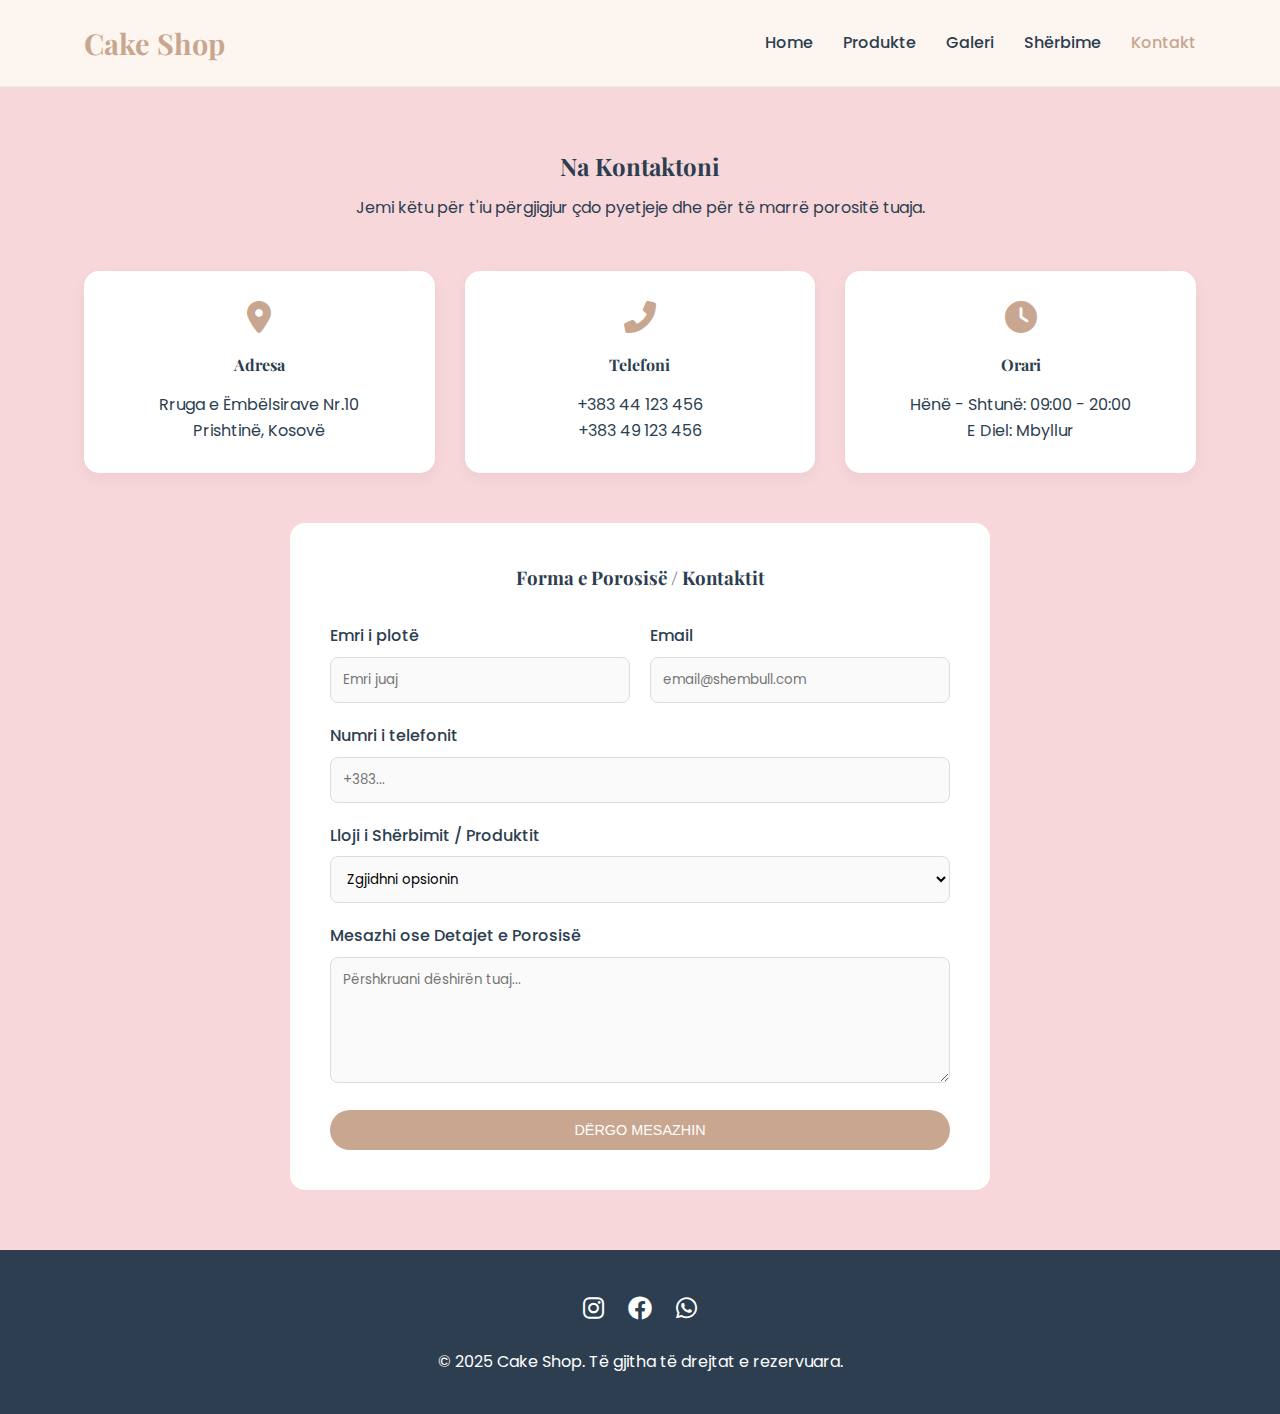
<file: contact.html>
<!DOCTYPE html>
<html lang="sq">
<head>
    <meta charset="UTF-8">
    <title>Kontakt - Cake Shop</title>
    <link href="https://fonts.googleapis.com/css2?family=Playfair+Display:wght@600&family=Poppins:wght@300;400;500&display=swap" rel="stylesheet">
    <!-- FontAwesome për ikona -->
    <link rel="stylesheet" href="https://cdnjs.cloudflare.com/ajax/libs/font-awesome/6.0.0/css/all.min.css">
    <link rel="stylesheet" href="style.css">
</head>
<body>
    <header>
        <div class="container">
            <nav>
                <div class="logo">Cake Shop</div>
                <ul class="nav-links">
                    <li><a href="index.html">Home</a></li>
                    <li><a href="products.html">Produkte</a></li>
                    <li><a href="gallery.html">Galeri</a></li>
                    <li><a href="services.html">Shërbime</a></li>
                    <li><a href="contact.html" class="active">Kontakt</a></li>
                </ul>
            </nav>
        </div>
    </header>

    <section class="section-padding" style="background-color: var(--accent-soft);">
        <div class="container">
            <h2 style="text-align:center; margin-bottom:10px;">Na Kontaktoni</h2>
            <p style="text-align:center; margin-bottom:50px;">Jemi këtu për t'iu përgjigjur çdo pyetjeje dhe për të marrë porositë tuaja.</p>

            <div class="grid-3" style="margin-bottom:50px;">
                <div class="card" style="padding:30px; text-align:center;">
                    <i class="fas fa-map-marker-alt" style="font-size:2rem; color:var(--accent-gold);"></i>
                    <h4 style="margin:15px 0;">Adresa</h4>
                    <p>Rruga e Ëmbëlsirave Nr.10<br>Prishtinë, Kosovë</p>
                </div>
                <div class="card" style="padding:30px; text-align:center;">
                    <i class="fas fa-phone-alt" style="font-size:2rem; color:var(--accent-gold);"></i>
                    <h4 style="margin:15px 0;">Telefoni</h4>
                    <p>+383 44 123 456<br>+383 49 123 456</p>
                </div>
                <div class="card" style="padding:30px; text-align:center;">
                    <i class="fas fa-clock" style="font-size:2rem; color:var(--accent-gold);"></i>
                    <h4 style="margin:15px 0;">Orari</h4>
                    <p>Hënë - Shtunë: 09:00 - 20:00<br>E Diel: Mbyllur</p>
                </div>
            </div>

            <div class="form-box">
                <h3 style="text-align:center; margin-bottom:30px;">Forma e Porosisë / Kontaktit</h3>
                <form>
                    <div class="grid-4" style="grid-template-columns: 1fr 1fr;">
                        <div class="form-group">
                            <label>Emri i plotë</label>
                            <input type="text" placeholder="Emri juaj">
                        </div>
                        <div class="form-group">
                            <label>Email</label>
                            <input type="email" placeholder="email@shembull.com">
                        </div>
                    </div>
                    
                    <div class="form-group">
                        <label>Numri i telefonit</label>
                        <input type="tel" placeholder="+383...">
                    </div>

                    <div class="form-group">
                        <label>Lloji i Shërbimit / Produktit</label>
                        <select>
                            <option>Zgjidhni opsionin</option>
                            <option>Porosi për Ditëlindje</option>
                            <option>Porosi për Dasmë</option>
                            <option>Pyetje e Përgjithshme</option>
                        </select>
                    </div>

                    <div class="form-group">
                        <label>Mesazhi ose Detajet e Porosisë</label>
                        <textarea rows="5" placeholder="Përshkruani dëshirën tuaj..."></textarea>
                    </div>

                    <button type="submit" class="btn btn-primary" style="width:100%;">Dërgo Mesazhin</button>
                </form>
            </div>
        </div>
    </section>

    <footer>
        <div class="container">
            <div class="social-links" style="margin-bottom:20px;">
                <a href="#"><i class="fab fa-instagram"></i></a>
                <a href="#"><i class="fab fa-facebook"></i></a>
                <a href="#"><i class="fab fa-whatsapp"></i></a>
            </div>
            <p>&copy; 2025 Cake Shop. Të gjitha të drejtat e rezervuara.</p>
        </div>
    </footer>
</body>
</html>
</file>
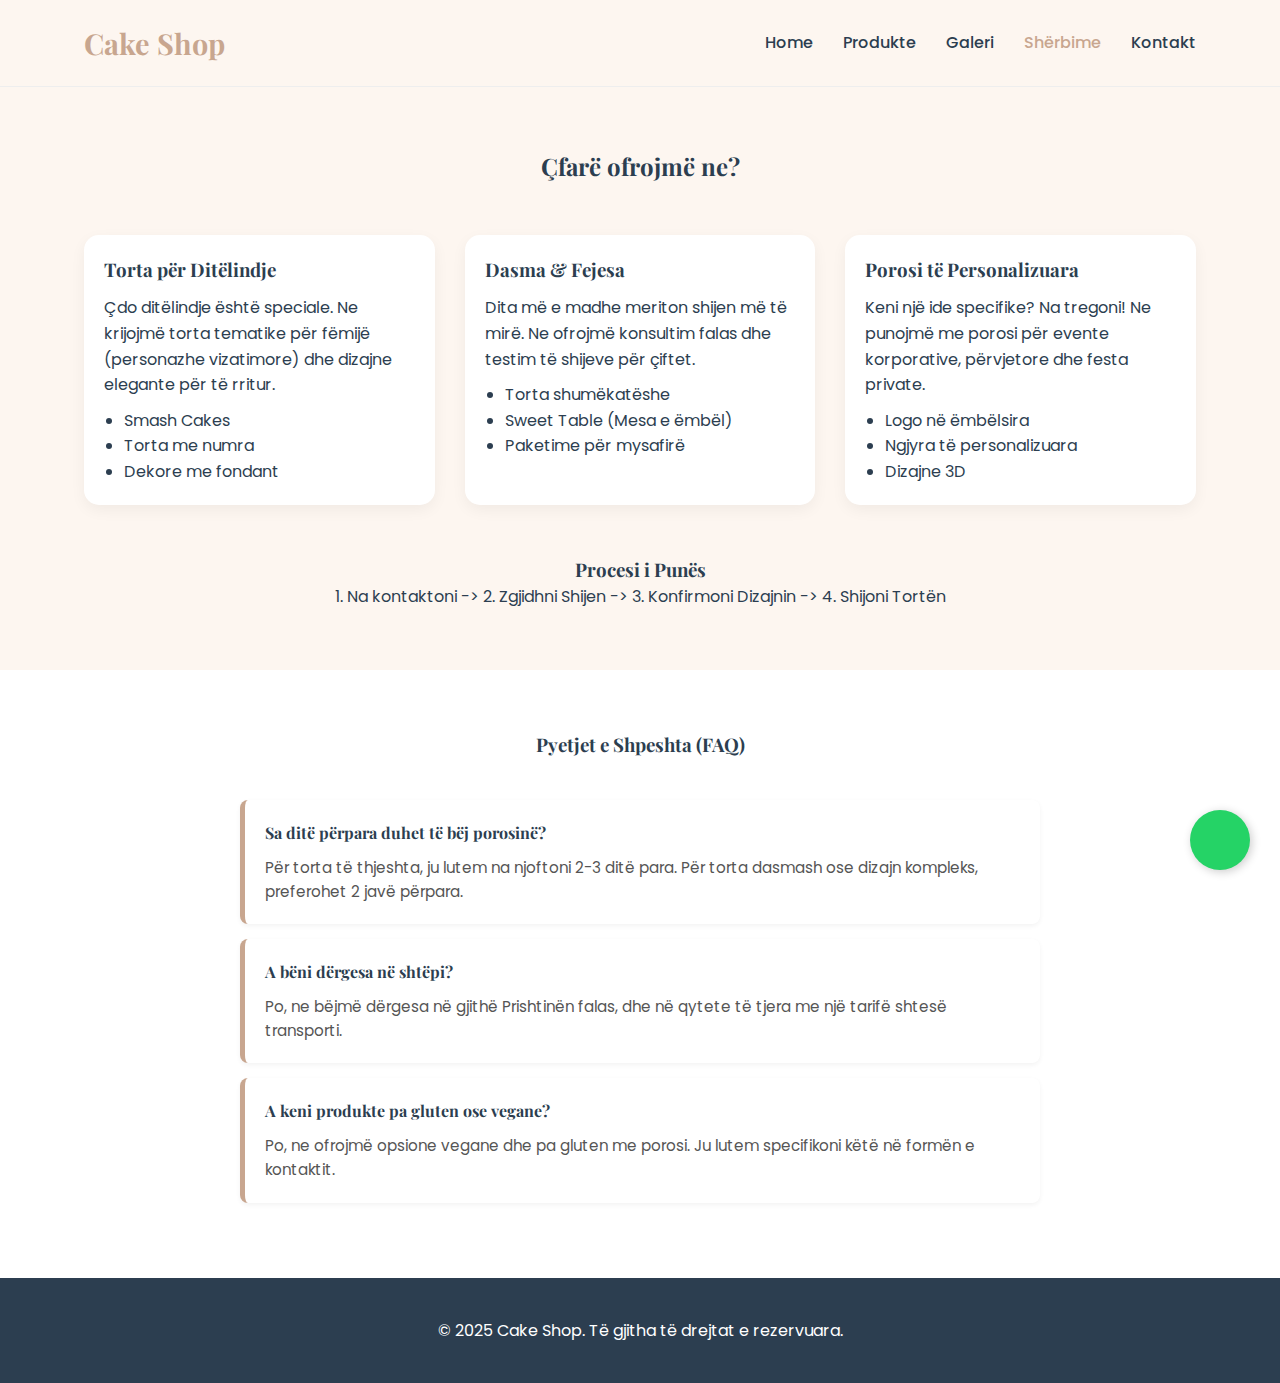
<file: services.html>
<!DOCTYPE html>
<html lang="sq">
<head>
    <meta charset="UTF-8">
    <title>Shërbime - Cake Shop</title>
    <link href="https://fonts.googleapis.com/css2?family=Playfair+Display:wght@600&family=Poppins:wght@300;400;500&display=swap" rel="stylesheet">
    <link rel="stylesheet" href="style.css">
</head>
<body>
    <header>
        <div class="container">
            <nav>
                <div class="logo">Cake Shop</div>
                <ul class="nav-links">
                    <li><a href="index.html">Home</a></li>
                    <li><a href="products.html">Produkte</a></li>
                    <li><a href="gallery.html">Galeri</a></li>
                    <li><a href="services.html" class="active">Shërbime</a></li>
                    <li><a href="contact.html">Kontakt</a></li>
                </ul>
            </nav>
        </div>
    </header>

    <section class="section-padding">
        <div class="container">
            <h2 style="text-align:center; margin-bottom:50px;">Çfarë ofrojmë ne?</h2>
            
            <div class="grid-3">
                <div class="card">
                    <div class="card-info" style="text-align:left;">
                        <h3>Torta për Ditëlindje</h3>
                        <p style="margin-top:10px;">Çdo ditëlindje është speciale. Ne krijojmë torta tematike për fëmijë (personazhe vizatimore) dhe dizajne elegante për të rritur.</p>
                        <ul style="margin-top:10px; list-style:disc; margin-left:20px;">
                            <li>Smash Cakes</li>
                            <li>Torta me numra</li>
                            <li>Dekore me fondant</li>
                        </ul>
                    </div>
                </div>

                <div class="card">
                    <div class="card-info" style="text-align:left;">
                        <h3>Dasma & Fejesa</h3>
                        <p style="margin-top:10px;">Dita më e madhe meriton shijen më të mirë. Ne ofrojmë konsultim falas dhe testim të shijeve për çiftet.</p>
                        <ul style="margin-top:10px; list-style:disc; margin-left:20px;">
                            <li>Torta shumëkatëshe</li>
                            <li>Sweet Table (Mesa e ëmbël)</li>
                            <li>Paketime për mysafirë</li>
                        </ul>
                    </div>
                </div>

                <div class="card">
                    <div class="card-info" style="text-align:left;">
                        <h3>Porosi të Personalizuara</h3>
                        <p style="margin-top:10px;">Keni një ide specifike? Na tregoni! Ne punojmë me porosi për evente korporative, përvjetore dhe festa private.</p>
                        <ul style="margin-top:10px; list-style:disc; margin-left:20px;">
                            <li>Logo në ëmbëlsira</li>
                            <li>Ngjyra të personalizuara</li>
                            <li>Dizajne 3D</li>
                        </ul>
                    </div>
                </div>
            </div>
            
            <div style="text-align:center; margin-top:50px;">
                <h3>Procesi i Punës</h3>
                <p>1. Na kontaktoni -> 2. Zgjidhni Shijen -> 3. Konfirmoni Dizajnin -> 4. Shijoni Tortën</p>
            </div>
        </div>
    </section>

    <section class="section-padding" style="background-color: var(--white);">
        <div class="container">
            <h3 style="text-align:center; margin-bottom:40px;">Pyetjet e Shpeshta (FAQ)</h3>
            <div style="max-width: 800px; margin: 0 auto;">
                
                <div class="faq-item">
                    <h4>Sa ditë përpara duhet të bëj porosinë?</h4>
                    <p>Për torta të thjeshta, ju lutem na njoftoni 2-3 ditë para. Për torta dasmash ose dizajn kompleks, preferohet 2 javë përpara.</p>
                </div>

                <div class="faq-item">
                    <h4>A bëni dërgesa në shtëpi?</h4>
                    <p>Po, ne bëjmë dërgesa në gjithë Prishtinën falas, dhe në qytete të tjera me një tarifë shtesë transporti.</p>
                </div>

                <div class="faq-item">
                    <h4>A keni produkte pa gluten ose vegane?</h4>
                    <p>Po, ne ofrojmë opsione vegane dhe pa gluten me porosi. Ju lutem specifikoni këtë në formën e kontaktit.</p>
                </div>

            </div>
        </div>
    </section>

    <!-- WhatsApp Button edhe ketu -->
    <a href="https://wa.me/38344000000" class="whatsapp-float" target="_blank">
        <i class="fab fa-whatsapp"></i>
    </a>

    <footer>
        <div class="container">
            <p>&copy; 2025 Cake Shop. Të gjitha të drejtat e rezervuara.</p>
        </div>
    </footer>
</body>
</html>
</file>
<file: style.css>
/* --- VARIABLAT E NGJYRAVE --- */
:root {
    --bg-main: #FDF6F0;
    --accent-soft: #F8D7DA;
    --neutral: #B0B0B0;
    --accent-gold: #C8A68F;
    --text-dark: #2C3E50;
    --white: #FFFFFF;
}

/* --- RESET --- */
* { margin: 0; padding: 0; box-sizing: border-box; }

body {
    font-family: 'Poppins', sans-serif;
    background-color: var(--bg-main);
    color: var(--text-dark);
    line-height: 1.6;
    display: flex;
    flex-direction: column;
    min-height: 100vh;
}

h1, h2, h3, h4 { font-family: 'Playfair Display', serif; }
a { text-decoration: none; color: inherit; transition: 0.3s; }
ul { list-style: none; }
img { max-width: 100%; display: block; }

.container { width: 90%; max-width: 1200px; margin: 0 auto; padding: 0 20px; }
.section-padding { padding: 60px 0; }

/* --- BUTONAT --- */
.btn {
    display: inline-block;
    padding: 12px 30px;
    border-radius: 30px;
    font-weight: 500;
    text-transform: uppercase;
    font-size: 0.9rem;
    cursor: pointer;
    border: none;
}
.btn-primary { background-color: var(--accent-gold); color: var(--white); }
.btn-primary:hover { background-color: #b08d75; transform: translateY(-2px); }

/* --- HEADER --- */
header { background-color: var(--bg-main); padding: 20px 0; border-bottom: 1px solid #eee; }
nav { display: flex; justify-content: space-between; align-items: center; }
.logo { font-size: 1.8rem; font-weight: 700; color: var(--accent-gold); font-family: 'Playfair Display', serif; }
.nav-links { display: flex; gap: 30px; }
.nav-links a { font-weight: 500; }
.nav-links a:hover, .nav-links a.active { color: var(--accent-gold); }

/* --- HERO (HOME) --- */
.hero {
    height: 70vh;
    background: linear-gradient(rgba(253,246,240,0.8), rgba(253,246,240,0.6)), url('https://images.unsplash.com/photo-1626803775151-61d756612fcd?q=80&w=1920');
    background-size: cover;
    background-position: center;
    display: flex;
    align-items: center;
    justify-content: center;
    text-align: center;
}
.hero h1 { font-size: 3.5rem; margin-bottom: 20px; color: #2C3E50; }

/* --- GRID SYSTEMS --- */
.grid-3 { display: grid; grid-template-columns: repeat(auto-fit, minmax(300px, 1fr)); gap: 30px; }
.grid-4 { display: grid; grid-template-columns: repeat(auto-fit, minmax(250px, 1fr)); gap: 20px; }

/* --- CARDS (Products & Services) --- */
.card { background: var(--white); border-radius: 15px; overflow: hidden; box-shadow: 0 5px 15px rgba(0,0,0,0.05); transition: 0.3s; }
.card:hover { transform: translateY(-5px); box-shadow: 0 10px 20px rgba(0,0,0,0.1); }
.card-img { height: 250px; overflow: hidden; }
.card-img img { width: 100%; height: 100%; object-fit: cover; }
.card-info { padding: 20px; text-align: center; }
.price { display: block; color: var(--accent-gold); font-weight: 700; margin: 10px 0; }

/* --- FORMS --- */
.form-box { background: var(--white); padding: 40px; border-radius: 15px; max-width: 700px; margin: 0 auto; }
.form-group { margin-bottom: 20px; }
.form-group label { display: block; margin-bottom: 8px; font-weight: 500; }
.form-group input, .form-group textarea, .form-group select {
    width: 100%; padding: 12px; border: 1px solid #ddd; border-radius: 8px; font-family: inherit; background: #fafafa;
}

/* --- FOOTER --- */
footer { background-color: #2C3E50; color: var(--white); text-align: center; padding: 40px 0; margin-top: auto; }
.social-links a { color: var(--white); margin: 0 10px; font-size: 1.5rem; }

/* --- MOBILE --- */
@media (max-width: 768px) {
    .nav-links { display: none; } /* Simple hide for demo */
    .hero h1 { font-size: 2.5rem; }
}

/* --- SHTESA TË REJA (WhatsApp, Testimonials, FAQ, Filters) --- */

/* 1. WhatsApp Floating Button */
.whatsapp-float {
    position: fixed;
    width: 60px;
    height: 60px;
    bottom: 30px;
    right: 30px;
    background-color: #25d366;
    color: #FFF;
    border-radius: 50%;
    text-align: center;
    font-size: 30px;
    box-shadow: 2px 2px 10px rgba(0,0,0,0.2);
    z-index: 1000;
    display: flex;
    align-items: center;
    justify-content: center;
    transition: 0.3s;
    animation: pulse 2s infinite;
}
.whatsapp-float:hover {
    background-color: #128C7E;
    transform: scale(1.1);
    color: #FFF;
}
@keyframes pulse {
    0% { box-shadow: 0 0 0 0 rgba(37, 211, 102, 0.7); }
    70% { box-shadow: 0 0 0 15px rgba(37, 211, 102, 0); }
    100% { box-shadow: 0 0 0 0 rgba(37, 211, 102, 0); }
}

/* 2. Testimonials (Dëshmitë) */
.testimonial-card {
    background: #FFF;
    padding: 30px;
    border-radius: 15px;
    text-align: center;
    border: 1px solid #eee;
    position: relative;
}
.testimonial-card i { color: var(--accent-gold); font-size: 1.5rem; margin-bottom: 15px; }
.stars { color: #f1c40f; margin-bottom: 10px; font-size: 0.9rem; }
.client-name { font-weight: 700; margin-top: 15px; display: block; color: var(--text-dark); }

/* 3. Instagram Feed Preview */
.insta-grid {
    display: grid;
    grid-template-columns: repeat(6, 1fr); /* 6 foto në rresht */
    gap: 0; 
}
.insta-item { height: 200px; position: relative; overflow: hidden; }
.insta-item img { width: 100%; height: 100%; object-fit: cover; transition: 0.5s; }
.insta-item:hover img { transform: scale(1.1); opacity: 0.8; }
.insta-overlay {
    position: absolute; top:0; left:0; width:100%; height:100%;
    display:flex; justify-content:center; align-items:center;
    background: rgba(0,0,0,0.3); opacity:0; transition:0.3s;
    color: #fff; font-size: 1.5rem;
}
.insta-item:hover .insta-overlay { opacity: 1; }
/* Mobile fix per Instagram */
@media (max-width: 768px) { .insta-grid { grid-template-columns: repeat(3, 1fr); } }

/* 4. Filtrat e Produkteve */
.filter-container { text-align: center; margin-bottom: 40px; }
.filter-btn {
    padding: 10px 25px;
    border: 1px solid var(--accent-gold);
    background: transparent;
    color: var(--text-dark);
    border-radius: 25px;
    margin: 5px;
    cursor: pointer;
    font-weight: 500;
    transition: 0.3s;
}
.filter-btn:hover, .filter-btn.active {
    background-color: var(--accent-gold);
    color: #fff;
}
/* Produktet e fshehura nga filtri */
.card.hide { display: none; }

/* 5. FAQ (Pyetjet e Shpeshta) */
.faq-item {
    background: #fff;
    border-radius: 8px;
    margin-bottom: 15px;
    padding: 20px;
    border-left: 5px solid var(--accent-gold);
    box-shadow: 0 2px 5px rgba(0,0,0,0.05);
}
.faq-item h4 { margin-bottom: 10px; cursor: pointer; display: flex; justify-content: space-between; }
.faq-item p { color: #555; font-size: 0.95rem; }
</file>
